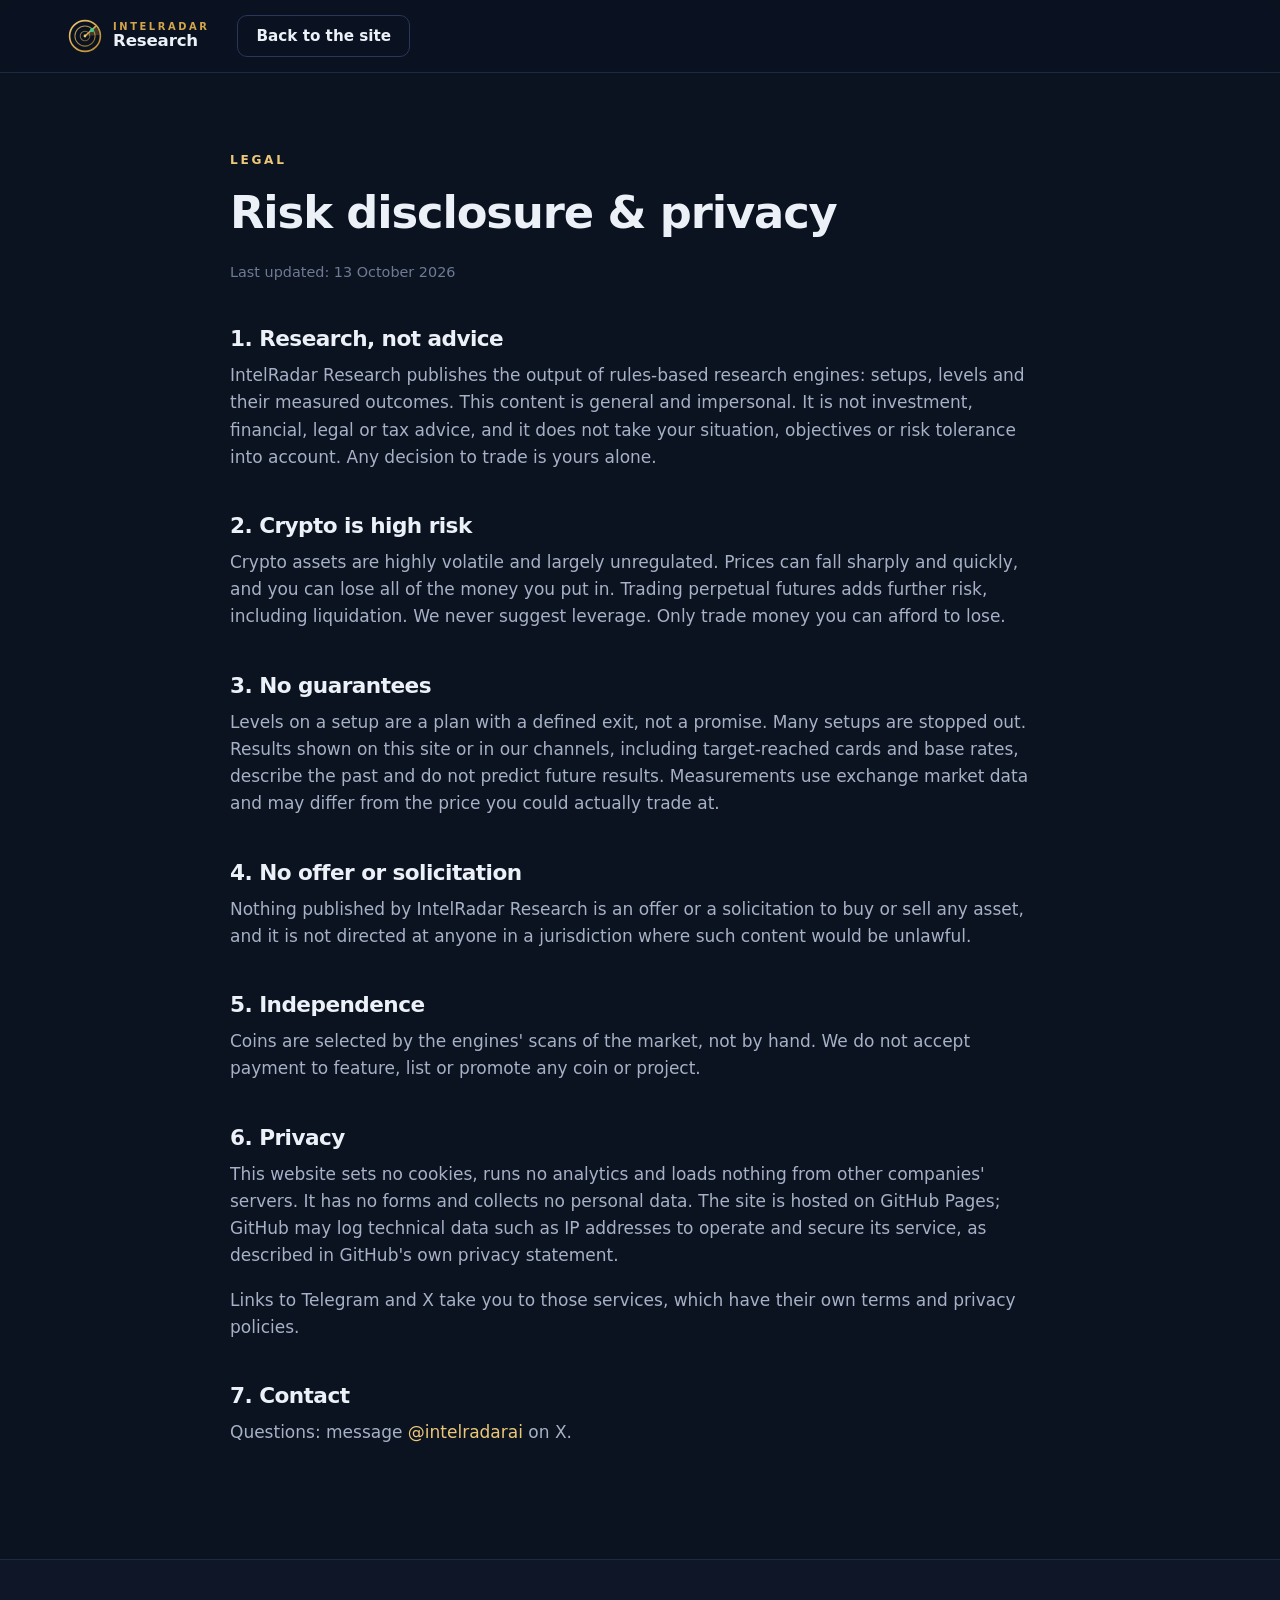
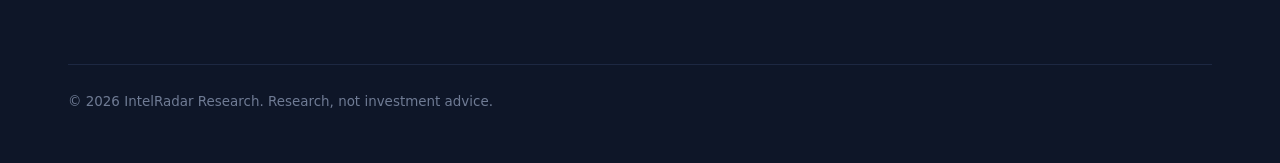
<file: legal.html>
<!doctype html>
<html lang="en">
<head>
  <meta charset="utf-8">
  <meta name="viewport" content="width=device-width, initial-scale=1">
  <meta http-equiv="Content-Security-Policy" content="default-src 'self'; img-src 'self' data:; style-src 'self'; script-src 'self'; font-src 'self'; connect-src 'none'; object-src 'none'; base-uri 'self'; form-action 'none'; upgrade-insecure-requests">
  <meta name="referrer" content="strict-origin-when-cross-origin">
  <title>Risk disclosure &amp; privacy · IntelRadar Research</title>
  <meta name="description" content="IntelRadar Research risk disclosure, terms of use and privacy notice.">
  <meta name="theme-color" content="#090c13">
  <link rel="icon" href="favicon.svg" type="image/svg+xml">
  <link rel="stylesheet" href="assets/css/site.css">
</head>
<body>
<a class="skip" href="#main">Skip to content</a>
<header class="site-header">
  <nav class="container nav" aria-label="Main">
    <a class="brand" href="index.html" aria-label="IntelRadar Research, home">
      <img src="assets/img/logo.svg" alt="" width="34" height="34">
      <span><small>IntelRadar</small>Research</span>
    </a>
    <div class="nav-cta">
      <a class="btn btn-ghost" href="index.html">Back to the site</a>
    </div>
  </nav>
</header>

<main id="main" class="container doc">
  <span class="kicker">Legal</span>
  <h1>Risk disclosure &amp; privacy</h1>
  <p class="updated">Last updated: 13 October 2026</p>

  <h2>1. Research, not advice</h2>
  <p>IntelRadar Research publishes the output of rules-based research engines: setups, levels and their measured outcomes. This content is general and impersonal. It is not investment, financial, legal or tax advice, and it does not take your situation, objectives or risk tolerance into account. Any decision to trade is yours alone.</p>

  <h2>2. Crypto is high risk</h2>
  <p>Crypto assets are highly volatile and largely unregulated. Prices can fall sharply and quickly, and you can lose all of the money you put in. Trading perpetual futures adds further risk, including liquidation. We never suggest leverage. Only trade money you can afford to lose.</p>

  <h2>3. No guarantees</h2>
  <p>Levels on a setup are a plan with a defined exit, not a promise. Many setups are stopped out. Results shown on this site or in our channels, including target-reached cards and base rates, describe the past and do not predict future results. Measurements use exchange market data and may differ from the price you could actually trade at.</p>

  <h2>4. No offer or solicitation</h2>
  <p>Nothing published by IntelRadar Research is an offer or a solicitation to buy or sell any asset, and it is not directed at anyone in a jurisdiction where such content would be unlawful.</p>

  <h2>5. Independence</h2>
  <p>Coins are selected by the engines' scans of the market, not by hand. We do not accept payment to feature, list or promote any coin or project.</p>

  <h2>6. Privacy</h2>
  <p>This website sets no cookies, runs no analytics and loads nothing from other companies' servers. It has no forms and collects no personal data. The site is hosted on GitHub Pages; GitHub may log technical data such as IP addresses to operate and secure its service, as described in GitHub's own privacy statement.</p>
  <p>Links to Telegram and X take you to those services, which have their own terms and privacy policies.</p>

  <h2>7. Contact</h2>
  <p>Questions: message <a href="https://x.com/intelradarai" target="_blank" rel="noopener noreferrer">@intelradarai</a> on X.</p>
</main>

<footer class="site-footer">
  <div class="container">
    <div class="disclaimer">
      <p>© <span id="year">2026</span> IntelRadar Research. Research, not investment advice.</p>
    </div>
  </div>
</footer>
<script src="assets/js/site.js" defer></script>
</body>
</html>
</file>
<file: assets/css/site.css>
/* IntelRadar Research — site styles (v2, deep navy). No external fonts, no frameworks, no trackers. */

:root {
  --bg: #0b1220;
  --bg-2: #0e1628;
  --surface: #111a2e;
  --surface-2: #16213a;
  --line: #1d2842;
  --line-2: #2a3758;
  --text: #ecf1f8;
  --muted: #a6b1c6;
  --faint: #6f7b94;
  --gold: #d4a64a;
  --gold-2: #ecc778;
  --gold-ink: #1b1407;
  --green: #34d39e;
  --blue: #6c9cff;
  --radius: 14px;
  --maxw: 1200px;
  --shadow: 0 40px 90px -40px rgba(0, 0, 0, .8);
  --font: ui-sans-serif, system-ui, -apple-system, "Segoe UI", Roboto, "Helvetica Neue", Arial, sans-serif;
  --mono: ui-monospace, "SFMono-Regular", "Cascadia Mono", Consolas, "Liberation Mono", monospace;
  color-scheme: dark;
}

*, *::before, *::after { box-sizing: border-box; }
html { scroll-behavior: smooth; -webkit-text-size-adjust: 100%; scroll-padding-top: 84px; }
@media (prefers-reduced-motion: reduce) { html { scroll-behavior: auto; } *, *::before, *::after { transition: none !important; animation: none !important; } }
body { margin: 0; font-family: var(--font); font-size: 17px; line-height: 1.6; color: var(--text); background: var(--bg); overflow-x: hidden; }
img { max-width: 100%; height: auto; display: block; }
a { color: var(--gold-2); text-decoration: none; }
a:hover { text-decoration: underline; text-underline-offset: 3px; }
:focus-visible { outline: 2px solid var(--gold-2); outline-offset: 3px; border-radius: 6px; }
h1, h2, h3 { line-height: 1.12; letter-spacing: -.025em; margin: 0 0 .5em; font-weight: 700; text-wrap: balance; }
h1 { font-size: clamp(2.6rem, 6vw, 4.6rem); }
h2 { font-size: clamp(1.9rem, 3.4vw, 2.7rem); }
h3 { font-size: 1.16rem; letter-spacing: -.01em; }
p { margin: 0 0 1em; }
.sprite { position: absolute; width: 0; height: 0; overflow: hidden; }
.skip { position: absolute; left: -999px; top: 8px; background: var(--gold); color: var(--gold-ink); padding: 8px 14px; border-radius: 8px; z-index: 100; }
.skip:focus { left: 16px; }
.container { width: 100%; max-width: var(--maxw); margin: 0 auto; padding: 0 28px; }
@media (max-width: 640px) { .container { padding: 0 16px; } body { font-size: 16px; } }

/* ── header ─────────────────────────────────────────────────────────────── */
.site-header { position: sticky; top: 0; z-index: 50; background: rgba(11, 18, 32, .86); backdrop-filter: saturate(140%) blur(14px); -webkit-backdrop-filter: saturate(140%) blur(14px); border-bottom: 1px solid var(--line); }
.nav { display: flex; align-items: center; gap: 28px; height: 72px; }
.brand { display: flex; align-items: center; gap: 11px; color: var(--text); font-weight: 700; }
.brand:hover { text-decoration: none; }
.brand img { width: 34px; height: 34px; }
.brand span { line-height: 1.12; font-size: 1.04rem; letter-spacing: -.01em; }
.brand small { display: block; font-size: .62rem; font-weight: 650; letter-spacing: .26em; color: var(--gold); text-transform: uppercase; }
.nav-links { display: flex; gap: 26px; margin: 0 0 0 auto; list-style: none; padding: 0; }
.nav-links a { color: var(--muted); font-size: .93rem; font-weight: 550; }
.nav-links a:hover { color: var(--text); text-decoration: none; }
.nav-cta { display: flex; gap: 10px; }
.menu-btn { display: none; margin-left: auto; background: none; border: 1px solid var(--line-2); color: var(--text); border-radius: 10px; width: 44px; height: 40px; cursor: pointer; }
.menu-btn svg { width: 20px; height: 20px; }
@media (max-width: 1040px) {
  .nav-links, .nav-cta { display: none; }
  .menu-btn { display: inline-grid; place-items: center; }
  .nav.open { flex-wrap: wrap; height: auto; padding: 14px 0 18px; }
  .nav.open .nav-links { display: flex; flex-direction: column; gap: 2px; width: 100%; order: 3; margin: 10px 0 0; }
  .nav.open .nav-links a { display: block; padding: 11px 4px; font-size: 1rem; border-bottom: 1px solid var(--line); }
  .nav.open .nav-cta { display: flex; flex-direction: column; width: 100%; order: 4; margin-top: 14px; }
  .nav.open .nav-cta .btn { justify-content: center; }
}

/* ── buttons ────────────────────────────────────────────────────────────── */
.btn { display: inline-flex; align-items: center; gap: 9px; padding: 11px 18px; border-radius: 10px; font-weight: 650; font-size: .95rem; line-height: 1.2; border: 1px solid transparent; cursor: pointer; transition: background-color .15s ease, border-color .15s ease, color .15s ease; }
.btn:hover { text-decoration: none; }
.btn svg { width: 17px; height: 17px; flex: none; }
.btn-primary { background: var(--gold); color: var(--gold-ink); }
.btn-primary:hover { background: var(--gold-2); }
.btn-ghost { border-color: var(--line-2); color: var(--text); background: transparent; }
.btn-ghost:hover { border-color: var(--muted); }
.btn-lg { padding: 15px 22px; font-size: 1rem; border-radius: 12px; }
.link-arrow { display: inline-flex; align-items: center; gap: 7px; color: var(--muted); font-weight: 600; font-size: .95rem; }
.link-arrow svg { width: 16px; height: 16px; }
.link-arrow:hover { color: var(--text); text-decoration: none; }

/* ── hero ───────────────────────────────────────────────────────────────── */
.hero { position: relative; padding: 96px 0 88px; overflow: hidden; }
.hero::before { content: ""; position: absolute; top: -280px; right: -200px; width: 900px; height: 900px; background: radial-gradient(closest-side, rgba(108, 156, 255, .11), transparent 70%); pointer-events: none; }
.hero-grid { position: relative; z-index: 1; display: grid; grid-template-columns: 1fr 1.05fr; gap: 64px; align-items: center; }
.hero-grid > * { min-width: 0; }
@media (max-width: 1040px) { .hero-grid { grid-template-columns: 1fr; gap: 48px; } .hero { padding: 60px 0 56px; } }
.eyebrow, .kicker { display: inline-block; color: var(--gold-2); font-size: .76rem; font-weight: 700; letter-spacing: .22em; text-transform: uppercase; margin-bottom: 18px; }
.hero h1 { margin-bottom: 14px; }
.hero h1 .accent { color: var(--gold-2); }
.motto-line { font-size: clamp(1.25rem, 2.2vw, 1.6rem); font-weight: 600; letter-spacing: -.01em; color: var(--text); margin: 0 0 22px; }
.lead { font-size: 1.12rem; color: var(--muted); max-width: 36em; }
.hero-actions { display: flex; flex-wrap: wrap; align-items: center; gap: 14px 18px; margin: 30px 0 14px; }
.hero-note { color: var(--faint); font-size: .88rem; margin: 0; }
.hero-note a { color: var(--muted); font-weight: 600; }

.stack { position: relative; padding: 0 0 56px 56px; margin: 0; }
.stack .card-img { border-radius: 12px; border: 1px solid var(--line-2); box-shadow: var(--shadow); background: var(--surface); overflow: hidden; }
.stack .back { position: absolute; left: 0; bottom: 0; width: 78%; opacity: .9; }
.stack .front { position: relative; width: 92%; margin-left: auto; z-index: 1; }
@media (max-width: 640px) { .stack { padding: 0; } .stack .back { display: none; } .stack .front { width: 100%; } }

/* ── metrics ────────────────────────────────────────────────────────────── */
.metrics { border-top: 1px solid var(--line); border-bottom: 1px solid var(--line); background: var(--bg-2); }
.metrics-grid { display: grid; grid-template-columns: repeat(4, 1fr); }
.metric { padding: 30px 26px; border-left: 1px solid var(--line); }
.metric:first-child { border-left: 0; padding-left: 0; }
.metric strong { display: block; font-size: clamp(1.7rem, 2.6vw, 2.2rem); font-weight: 750; letter-spacing: -.03em; }
.metric span { color: var(--muted); font-size: .9rem; }
@media (max-width: 860px) { .metrics-grid { grid-template-columns: 1fr 1fr; } .metric { padding: 22px 16px; } .metric:nth-child(odd) { border-left: 0; padding-left: 0; } .metric:nth-child(n+3) { border-top: 1px solid var(--line); } }

/* ── sections ───────────────────────────────────────────────────────────── */
.section { padding: 112px 0; }
.section.alt { background: var(--bg-2); border-top: 1px solid var(--line); border-bottom: 1px solid var(--line); }
@media (max-width: 640px) { .section { padding: 72px 0; } }
.section-head { max-width: 820px; margin-bottom: 52px; }
.section-head p { text-wrap: pretty; }
.section-head p { color: var(--muted); font-size: 1.08rem; margin: 0; }

/* products */
.products { display: grid; grid-template-columns: repeat(3, 1fr); gap: 20px; align-items: stretch; }
.products > * { min-width: 0; }
@media (max-width: 1040px) { .products { grid-template-columns: 1fr; max-width: 640px; } }
.product { background: var(--surface); border: 1px solid var(--line); border-radius: 18px; padding: 30px; display: flex; flex-direction: column; }
.product.featured { border-color: rgba(212, 166, 74, .55); background: linear-gradient(180deg, rgba(212, 166, 74, .07), var(--surface) 45%); }
.product-top { display: flex; align-items: center; justify-content: space-between; gap: 12px; margin-bottom: 12px; }
.product h3 { font-size: 1.35rem; margin: 0; }
.product .summary { color: var(--muted); margin-bottom: 22px; min-height: 3.2em; }
.product ul { list-style: none; padding: 0; margin: 0 0 28px; flex: 1; }
.product li { display: flex; gap: 11px; padding: 9px 0; border-top: 1px solid var(--line); font-size: .96rem; }
.product li:first-child { border-top: 0; }
.product li svg { width: 18px; height: 18px; flex: none; margin-top: 3px; color: var(--gold-2); }
.product .btn { justify-content: center; }
.product .fine { color: var(--faint); font-size: .85rem; margin: 12px 0 0; text-align: center; }
.status { font-size: .7rem; font-weight: 750; letter-spacing: .14em; text-transform: uppercase; border-radius: 999px; padding: 5px 10px; white-space: nowrap; }
.status.live { color: var(--green); background: rgba(52, 211, 158, .1); border: 1px solid rgba(52, 211, 158, .35); }
.status.early { color: var(--gold-2); background: rgba(212, 166, 74, .1); border: 1px solid rgba(212, 166, 74, .4); }
.status.planned { color: var(--blue); background: rgba(108, 156, 255, .1); border: 1px solid rgba(108, 156, 255, .35); }
.status.done { color: var(--muted); background: rgba(166, 177, 198, .08); border: 1px solid var(--line-2); }

/* coverage tiles */
.tiles { display: grid; grid-template-columns: repeat(3, 1fr); gap: 1px; background: var(--line); border: 1px solid var(--line); border-radius: 18px; overflow: hidden; }
.tiles > * { min-width: 0; }
@media (max-width: 1040px) { .tiles { grid-template-columns: 1fr 1fr; } }
@media (max-width: 640px) { .tiles { grid-template-columns: 1fr; } }
.tile { background: var(--surface); padding: 30px; }
.tile .icon { width: 40px; height: 40px; border-radius: 10px; display: grid; place-items: center; background: var(--surface-2); border: 1px solid var(--line-2); color: var(--gold-2); margin-bottom: 18px; }
.tile .icon svg { width: 21px; height: 21px; }
.tile .label { display: block; font-size: .72rem; font-weight: 700; letter-spacing: .16em; text-transform: uppercase; color: var(--faint); margin-bottom: 6px; }
.tile p { color: var(--muted); font-size: .96rem; margin: 0; }

/* gallery */
.gallery { display: grid; grid-template-columns: 1fr 1fr; gap: 28px; }
.gallery > * { min-width: 0; }
@media (max-width: 860px) { .gallery { grid-template-columns: 1fr; } }
.shot { margin: 0; background: var(--surface); border: 1px solid var(--line); border-radius: 16px; overflow: hidden; display: flex; flex-direction: column; }
.shot button { all: unset; cursor: zoom-in; display: block; }
.shot button:focus-visible { outline: 2px solid var(--gold-2); outline-offset: -2px; }
.shot img { width: 100%; aspect-ratio: 16 / 9; object-fit: cover; border-bottom: 1px solid var(--line); }
.shot figcaption { padding: 20px 24px 24px; color: var(--muted); font-size: .95rem; }
.shot figcaption strong { display: block; color: var(--text); font-size: 1.05rem; margin-bottom: 4px; }
.shot-note { margin: 24px 0 0; color: var(--faint); font-size: .86rem; }

/* methodology */
.standards { display: grid; grid-template-columns: repeat(3, 1fr); gap: 20px; }
.standards > * { min-width: 0; }
@media (max-width: 1040px) { .standards { grid-template-columns: 1fr 1fr; } }
@media (max-width: 640px) { .standards { grid-template-columns: 1fr; } }
.principle { background: var(--surface); border: 1px solid var(--line); border-radius: 16px; padding: 28px; }
.principle .num { display: block; font-family: var(--mono); color: var(--gold); font-weight: 700; font-size: .85rem; letter-spacing: .08em; margin-bottom: 14px; }
.principle h3 { margin-bottom: 8px; }
.principle p { margin: 0; color: var(--muted); font-size: .96rem; }

/* roadmap */
.roadmap { position: relative; display: grid; gap: 18px; max-width: 980px; }
.roadmap::before { content: ""; position: absolute; left: 154px; top: 10px; bottom: 10px; width: 2px; background: linear-gradient(180deg, var(--gold) 0%, var(--gold) 50%, var(--line-2) 50%); }
.phase { display: grid; grid-template-columns: 130px 48px 1fr; align-items: start; }
.phase > * { min-width: 0; }
.phase .when { padding-top: 22px; text-align: right; }
.phase .when b { display: block; font-size: 1.05rem; font-weight: 750; letter-spacing: -.01em; }
.phase .when span { color: var(--faint); font-size: .8rem; }
.phase .dot { justify-self: center; width: 14px; height: 14px; margin-top: 28px; border-radius: 50%; background: var(--bg); border: 2px solid var(--line-2); position: relative; z-index: 1; }
.phase.done .dot { background: var(--gold); border-color: var(--gold); }
.phase.now .dot { background: var(--bg); border: 3px solid var(--gold-2); box-shadow: 0 0 0 6px rgba(212, 166, 74, .18); }
.phase .body { background: var(--surface); border: 1px solid var(--line); border-radius: 16px; padding: 22px 26px; }
.phase.now .body { border-color: rgba(212, 166, 74, .5); }
.phase .body-top { display: flex; align-items: center; justify-content: space-between; gap: 12px; margin-bottom: 8px; }
.phase h3 { margin: 0; }
.phase ul { margin: 0; padding: 0; list-style: none; }
.phase li { position: relative; padding-left: 18px; color: var(--muted); font-size: .95rem; margin: 5px 0; }
.phase li::before { content: ""; position: absolute; left: 2px; top: .7em; width: 6px; height: 6px; border-radius: 2px; background: var(--line-2); }
.phase.done li::before, .phase.now li::before { background: var(--gold); }
.roadmap-note { margin: 28px 0 0; color: var(--faint); font-size: .9rem; max-width: 980px; }
.roadmap-note a { color: var(--muted); font-weight: 600; }
@media (max-width: 720px) {
  .roadmap::before { left: 7px; }
  .phase { grid-template-columns: 16px 1fr; gap: 0 16px; }
  .phase .dot { grid-column: 1; grid-row: 1 / span 2; margin-top: 4px; }
  .phase .when { grid-column: 2; text-align: left; padding: 0 0 8px; }
  .phase .when b, .phase .when span { display: inline; margin-right: 8px; }
  .phase .body { grid-column: 2; padding: 20px; }
}

/* faq */
.faq { max-width: 860px; }
.faq details { border-top: 1px solid var(--line); }
.faq details:last-child { border-bottom: 1px solid var(--line); }
.faq summary { list-style: none; cursor: pointer; padding: 22px 40px 22px 0; font-weight: 650; font-size: 1.05rem; position: relative; }
.faq summary::-webkit-details-marker { display: none; }
.faq summary::after { content: "+"; position: absolute; right: 6px; top: 18px; font-size: 1.5rem; color: var(--gold); font-weight: 400; transition: transform .2s ease; }
.faq details[open] summary::after { transform: rotate(45deg); }
.faq details p { color: var(--muted); padding-right: 40px; margin: -4px 0 22px; }
@media (max-width: 480px) { .faq details p { padding-right: 0; } }

/* closing band */
.cta-band { border-radius: 22px; padding: 64px 56px; background: radial-gradient(120% 160% at 100% 0%, rgba(108, 156, 255, .12), transparent 55%), var(--surface); border: 1px solid var(--line-2); display: grid; grid-template-columns: 1.2fr auto; gap: 32px; align-items: center; }
.cta-band > * { min-width: 0; }
.cta-band h2 { margin-bottom: 10px; }
.cta-band p { color: var(--muted); margin: 0; }
.cta-band .actions { display: flex; flex-wrap: wrap; gap: 12px; }
@media (max-width: 860px) { .cta-band { grid-template-columns: 1fr; padding: 40px 24px; } }

/* footer */
.site-footer { border-top: 1px solid var(--line); padding: 60px 0 40px; background: var(--bg-2); }
.footer-grid { display: grid; grid-template-columns: 1.5fr 1fr 1fr 1fr; gap: 36px; }
@media (max-width: 860px) { .footer-grid { grid-template-columns: 1fr 1fr; } .footer-grid > :first-child { grid-column: 1 / -1; } }
.site-footer h4 { font-size: .74rem; letter-spacing: .2em; text-transform: uppercase; color: var(--faint); margin: 0 0 14px; }
.site-footer ul { list-style: none; padding: 0; margin: 0; }
.site-footer li { margin: 9px 0; }
.site-footer li a { color: var(--muted); font-size: .95rem; }
.site-footer li a:hover { color: var(--text); }
.site-footer .motto { margin: 18px 0 0; font-weight: 700; font-size: 1.05rem; }
.site-footer .motto span { display: block; font-weight: 500; color: var(--gold-2); font-size: .95rem; }
.disclaimer { margin-top: 44px; padding-top: 26px; border-top: 1px solid var(--line); color: var(--faint); font-size: .84rem; line-height: 1.65; }
.disclaimer p { margin: 0 0 .7em; }

/* lightbox */
.lightbox { border: 0; padding: 0; background: transparent; max-width: min(1600px, 96vw); width: 100%; }
.lightbox::backdrop { background: rgba(5, 9, 17, .9); backdrop-filter: blur(4px); }
.lightbox img { width: 100%; border-radius: 12px; box-shadow: var(--shadow); }
.lightbox .close { position: absolute; top: 10px; right: 10px; width: 42px; height: 42px; border-radius: 50%; border: 1px solid var(--line-2); background: rgba(11, 18, 32, .88); color: var(--text); font-size: 1.4rem; line-height: 1; cursor: pointer; }
.lightbox p { color: var(--muted); text-align: center; margin: 12px 0 0; font-size: .92rem; }

/* legal / 404 */
.doc { max-width: 820px; padding: 72px 0 96px; }
.doc h1 { font-size: clamp(2rem, 4vw, 2.8rem); }
.doc h2 { font-size: 1.35rem; margin-top: 2em; }
.doc p, .doc li { color: var(--muted); }
.doc .updated { color: var(--faint); font-size: .9rem; }
.center-page { min-height: 70vh; display: grid; place-items: center; text-align: center; padding: 60px 0; }
.lead-center { color: var(--muted); font-size: 1.1rem; }

@media (max-width: 480px) {
  .btn-lg { padding: 14px 16px; }
  .hero-actions .btn { width: 100%; justify-content: center; }
  .cta-band .actions .btn { flex: 1 1 100%; justify-content: center; }
  .product, .principle, .tile { padding: 24px 20px; }
}
</file>
